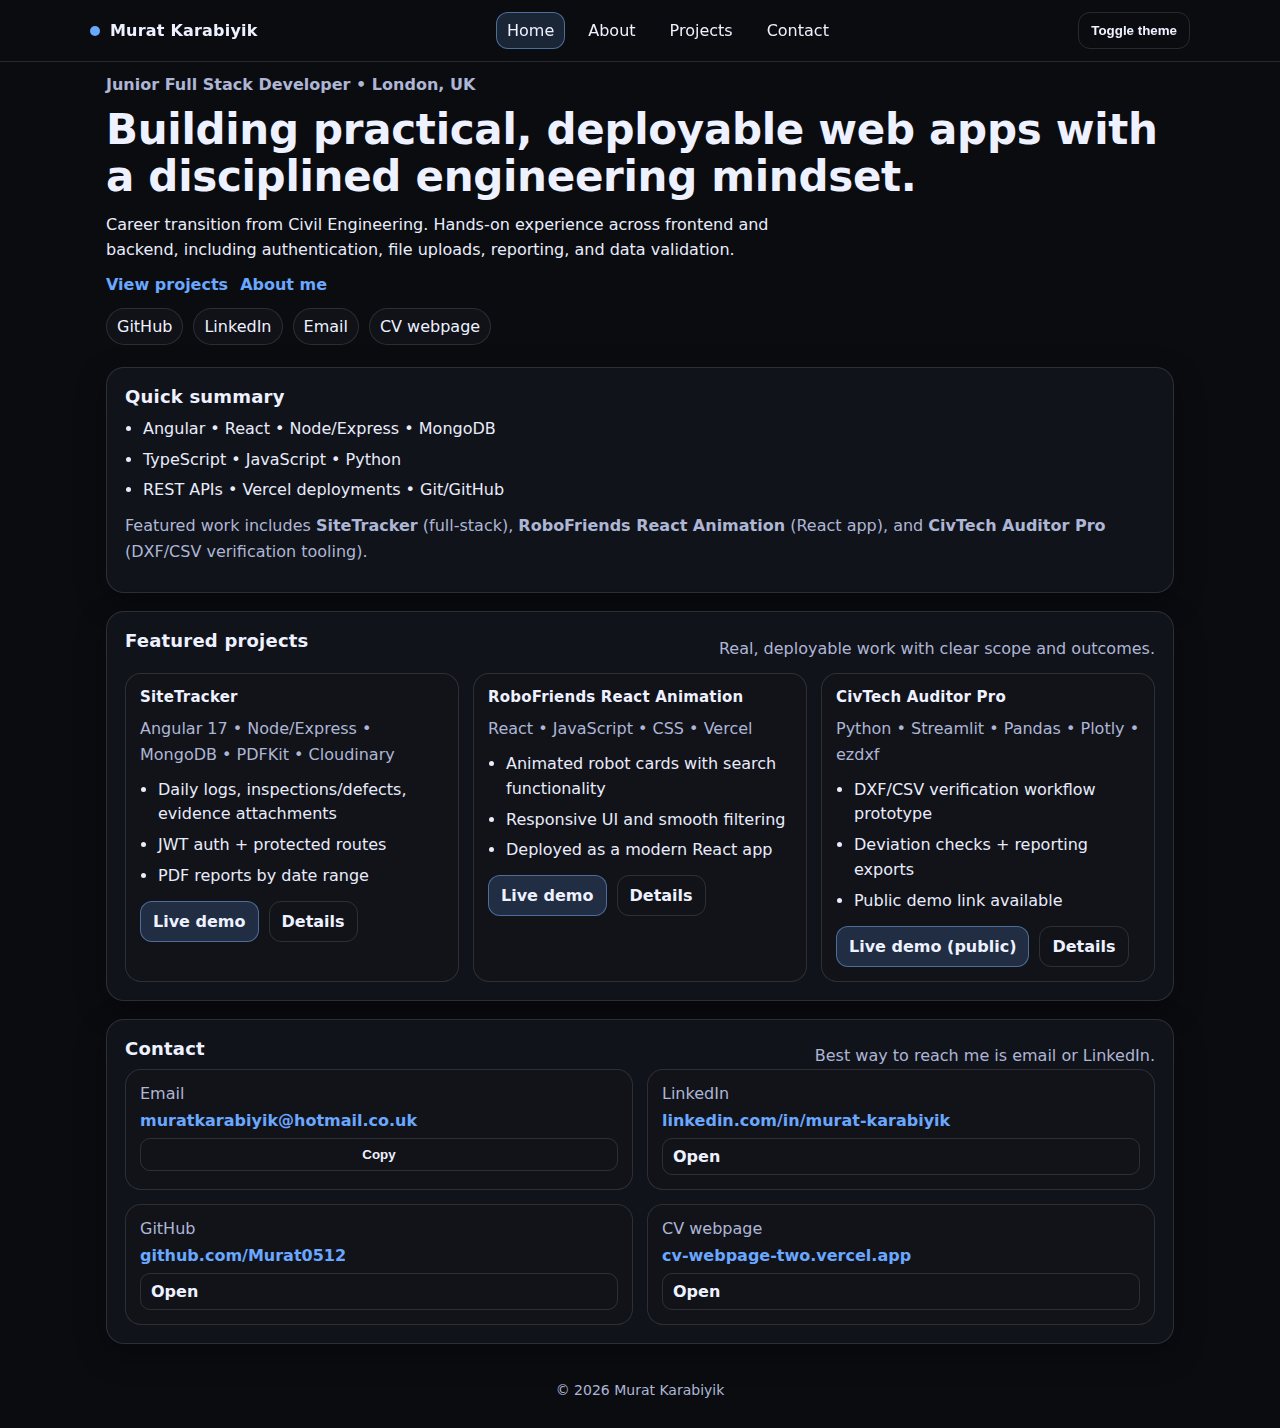
<file: index.html>
<!doctype html>
<html lang="en">
  <head>
    <meta charset="utf-8" />
    <meta name="viewport" content="width=device-width, initial-scale=1" />
    <title>Murat Karabiyik — Junior Full Stack Developer</title>
    <meta
      name="description"
      content="Developer portfolio for Murat Karabiyik — Junior Full Stack Developer in London, UK."
    />
    <link rel="stylesheet" href="./assets/styles.css" />
  </head>

  <body>
    <header class="site-header">
      <div class="container nav-wrap">
        <a class="brand" href="./index.html" aria-label="Home">
          <span class="brand__dot"></span>
          <span class="brand__text">Murat Karabiyik</span>
        </a>

        <nav class="nav" aria-label="Primary">
          <a class="nav__link is-active" href="./index.html">Home</a>
          <a class="nav__link" href="./about.html">About</a>
          <a class="nav__link" href="./project.html">Projects</a>
          <a class="nav__link" href="./index.html#contact">Contact</a>
        </nav>

        <div class="nav-actions">
          <button
            id="btnTheme"
            class="btn btn--ghost"
            type="button"
            aria-pressed="false"
            title="Toggle theme"
          >
            Toggle theme
          </button>
        </div>
      </div>
    </header>

    <main class="container">
      <section class="hero">
        <div class="hero__content">
          <p class="kicker">Junior Full Stack Developer • London, UK</p>
          <h1>
            Building practical, deployable web apps with a disciplined
            engineering mindset.
          </h1>

          <p class="lead">
            Career transition from Civil Engineering. Hands-on experience across
            frontend and backend, including authentication, file uploads,
            reporting, and data validation.
          </p>

          <div class="hero__links">
            <a class="link" href="./project.html">View projects</a>
            <a class="link" href="./about.html">About me</a>
          </div>

          <div class="pill-row">
            <a
              class="pill"
              href="https://github.com/Murat0512"
              target="_blank"
              rel="noreferrer"
              >GitHub</a
            >
            <a
              class="pill"
              href="https://www.linkedin.com/in/murat-karabiyik"
              target="_blank"
              rel="noreferrer"
              >LinkedIn</a
            >
            <a class="pill" href="mailto:muratkarabiyik@hotmail.co.uk">Email</a>
            <a
              class="pill"
              href="https://cv-webpage-two.vercel.app/"
              target="_blank"
              rel="noreferrer"
              >CV webpage</a
            >
          </div>
        </div>
      </section>

      <section class="section">
        <div class="card">
          <h2>Quick summary</h2>
          <ul class="bullets">
            <li>Angular • React • Node/Express • MongoDB</li>
            <li>TypeScript • JavaScript • Python</li>
            <li>REST APIs • Vercel deployments • Git/GitHub</li>
          </ul>

          <p class="muted" style="margin-top: 10px">
             Featured work includes <strong>SiteTracker</strong> (full-stack), 
             <strong>RoboFriends React Animation</strong> (React app), and 
             <strong>CivTech Auditor Pro</strong> (DXF/CSV verification tooling).
          </p>
        </div>
      </section>

      <section class="section">
        <div class="card">
          <div class="section-head">
            <h2>Featured projects</h2>
            <p class="muted">
              Real, deployable work with clear scope and outcomes.
            </p>
          </div>

          <div class="project-grid">
            <article class="project">
              <h3>SiteTracker</h3>
              <p class="muted">Angular 17 • Node/Express • MongoDB • PDFKit • Cloudinary</p>
              <ul class="bullets">
                <li>Daily logs, inspections/defects, evidence attachments</li>
                <li>JWT auth + protected routes</li>
                <li>PDF reports by date range</li>
              </ul>
              <div class="project__actions">
                <a class="btn btn--primary" href="https://sitelog-frontend.vercel.app/" target="_blank" rel="noreferrer">Live demo</a>
                <a class="btn" href="./project.html#sitetracker">Details</a>
              </div>
            </article>

            <article class="project">
              <h3>RoboFriends React Animation</h3>
              <p class="muted">React • JavaScript • CSS • Vercel</p>
              <ul class="bullets">
                <li>Animated robot cards with search functionality</li>
                <li>Responsive UI and smooth filtering</li>
                <li>Deployed as a modern React app</li>
              </ul>
              <div class="project__actions">
                <a class="btn btn--primary" href="https://robofriends-react-animation.vercel.app/" target="_blank" rel="noreferrer">Live demo</a>
                <a class="btn" href="./project.html#robofriends">Details</a>
              </div>
            </article>

            <article class="project">
              <h3>CivTech Auditor Pro</h3>
              <p class="muted">Python • Streamlit • Pandas • Plotly • ezdxf</p>
              <ul class="bullets">
                <li>DXF/CSV verification workflow prototype</li>
                <li>Deviation checks + reporting exports</li>
                <li>Public demo link available</li>
              </ul>
              <div class="project__actions">
                <a class="btn btn--primary" href="https://muratcsv-c9f2aytwcx3vm48vmoakyc.streamlit.app/" target="_blank" rel="noreferrer">Live demo (public)</a>
                <a class="btn" href="./project.html#civtech">Details</a>
              </div>
            </article>
          </div>
        </div>
      </section>

      <section class="section" id="contact">
        <div class="card contact-card">
          <div class="section-head">
            <h2>Contact</h2>
            <p class="muted">Best way to reach me is email or LinkedIn.</p>
          </div>

          <div class="contact-grid">
            <div class="contact-item">
              <div class="muted">Email</div>
              <a class="contact-link" href="mailto:muratkarabiyik@hotmail.co.uk"
                >muratkarabiyik@hotmail.co.uk</a
              >
              <button
                class="btn btn--small"
                type="button"
                data-copy="muratkarabiyik@hotmail.co.uk"
              >
                Copy
              </button>
            </div>

            <div class="contact-item">
              <div class="muted">LinkedIn</div>
              <a
                class="contact-link"
                href="https://www.linkedin.com/in/murat-karabiyik"
                target="_blank"
                rel="noreferrer"
              >
                linkedin.com/in/murat-karabiyik
              </a>
              <a
                class="btn btn--small"
                href="https://www.linkedin.com/in/murat-karabiyik"
                target="_blank"
                rel="noreferrer"
                >Open</a
              >
            </div>

            <div class="contact-item">
              <div class="muted">GitHub</div>
              <a
                class="contact-link"
                href="https://github.com/Murat0512"
                target="_blank"
                rel="noreferrer"
              >
                github.com/Murat0512
              </a>
              <a
                class="btn btn--small"
                href="https://github.com/Murat0512"
                target="_blank"
                rel="noreferrer"
                >Open</a
              >
            </div>

            <div class="contact-item">
              <div class="muted">CV webpage</div>
              <a
                class="contact-link"
                href="https://cv-webpage-two.vercel.app/"
                target="_blank"
                rel="noreferrer"
              >
                cv-webpage-two.vercel.app
              </a>
              <a
                class="btn btn--small"
                href="https://cv-webpage-two.vercel.app/"
                target="_blank"
                rel="noreferrer"
                >Open</a
              >
            </div>
          </div>
        </div>
      </section>

      <footer class="footer">
        <div class="muted">© <span id="year"></span> Murat Karabiyik</div>
      </footer>
    </main>

    <div
      id="toast"
      class="toast"
      role="status"
      aria-live="polite"
      aria-atomic="true"
    ></div>
    <script src="./assets/app.js"></script>
  </body>
</html>
</file>
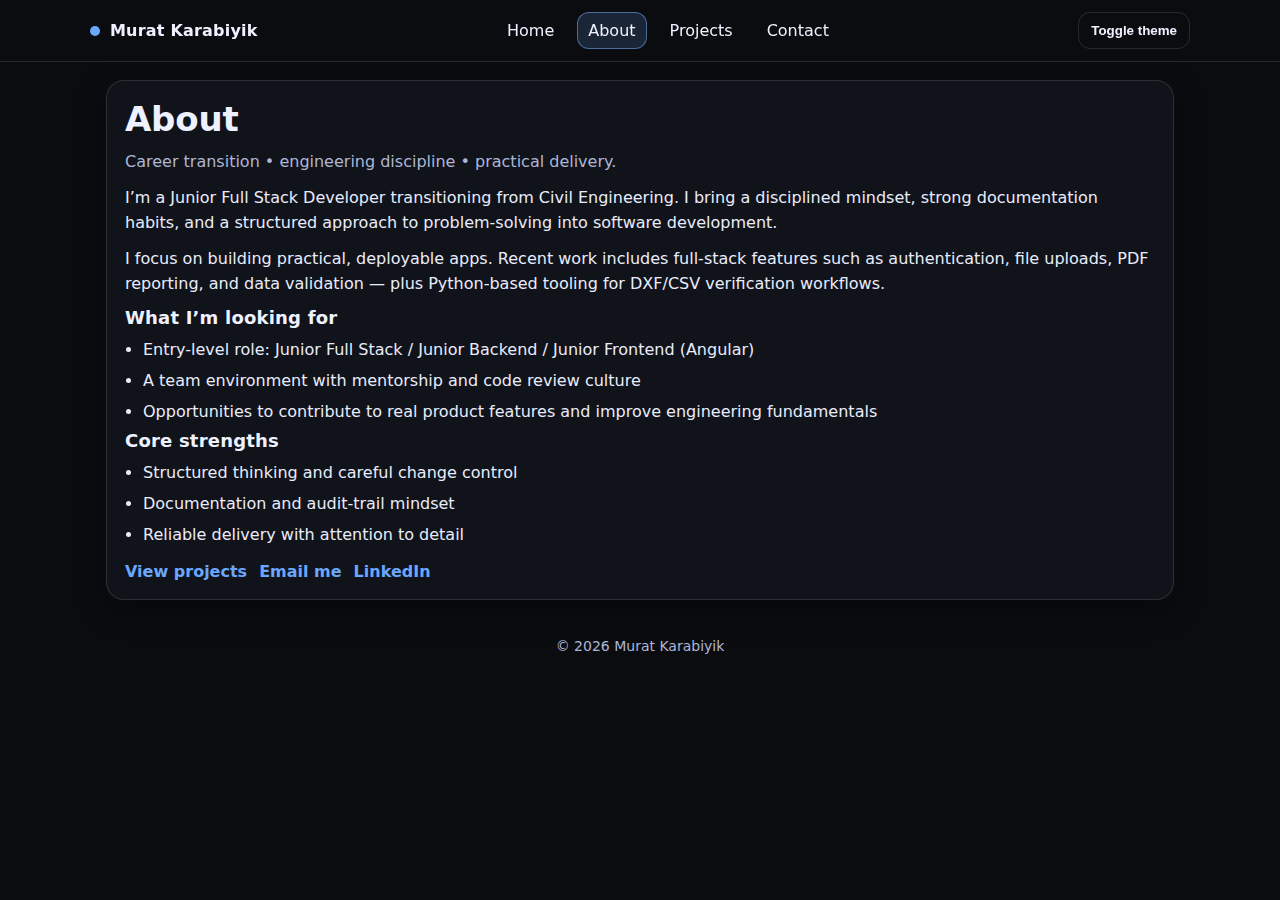
<file: about.html>
<!doctype html>
<html lang="en">
<head>
  <meta charset="utf-8" />
  <meta name="viewport" content="width=device-width, initial-scale=1" />
  <title>About — Murat Karabiyik</title>
  <meta name="description" content="About Murat Karabiyik — Junior Full Stack Developer in London, UK." />
  <link rel="stylesheet" href="./assets/styles.css" />
</head>

<body>
  <header class="site-header">
    <div class="container nav-wrap">
      <a class="brand" href="./index.html" aria-label="Home">
        <span class="brand__dot"></span>
        <span class="brand__text">Murat Karabiyik</span>
      </a>

      <nav class="nav" aria-label="Primary">
        <a class="nav__link" href="./index.html">Home</a>
        <a class="nav__link is-active" href="./about.html">About</a>
        <a class="nav__link" href="./project.html">Projects</a>
        <a class="nav__link" href="./index.html#contact">Contact</a>
      </nav>

      <div class="nav-actions">
        <button id="btnTheme" class="btn btn--ghost" type="button" aria-pressed="false" title="Toggle theme">
          Toggle theme
        </button>
      </div>
    </div>
  </header>

  <main class="container">
    <section class="section">
      <div class="card">
        <h1 class="page-title">About</h1>
        <p class="muted">Career transition • engineering discipline • practical delivery.</p>

        <p>
          I’m a Junior Full Stack Developer transitioning from Civil Engineering. I bring a disciplined mindset,
          strong documentation habits, and a structured approach to problem-solving into software development.
        </p>

        <p>
          I focus on building practical, deployable apps. Recent work includes full-stack features such as authentication,
          file uploads, PDF reporting, and data validation — plus Python-based tooling for DXF/CSV verification workflows.
        </p>

        <h2>What I’m looking for</h2>
        <ul class="bullets">
          <li>Entry-level role: Junior Full Stack / Junior Backend / Junior Frontend (Angular)</li>
          <li>A team environment with mentorship and code review culture</li>
          <li>Opportunities to contribute to real product features and improve engineering fundamentals</li>
        </ul>

        <h2>Core strengths</h2>
        <ul class="bullets">
          <li>Structured thinking and careful change control</li>
          <li>Documentation and audit-trail mindset</li>
          <li>Reliable delivery with attention to detail</li>
        </ul>

        <div class="inline-links">
          <a class="link" href="./project.html">View projects</a>
          <a class="link" href="mailto:muratkarabiyik@hotmail.co.uk">Email me</a>
          <a class="link" href="https://www.linkedin.com/in/murat-karabiyik" target="_blank" rel="noreferrer">LinkedIn</a>
        </div>
      </div>
    </section>

    <footer class="footer">
      <div class="muted">© <span id="year"></span> Murat Karabiyik</div>
    </footer>
  </main>

  <div id="toast" class="toast" role="status" aria-live="polite" aria-atomic="true"></div>
  <script src="./assets/app.js"></script>
</body>
</html>
</file>
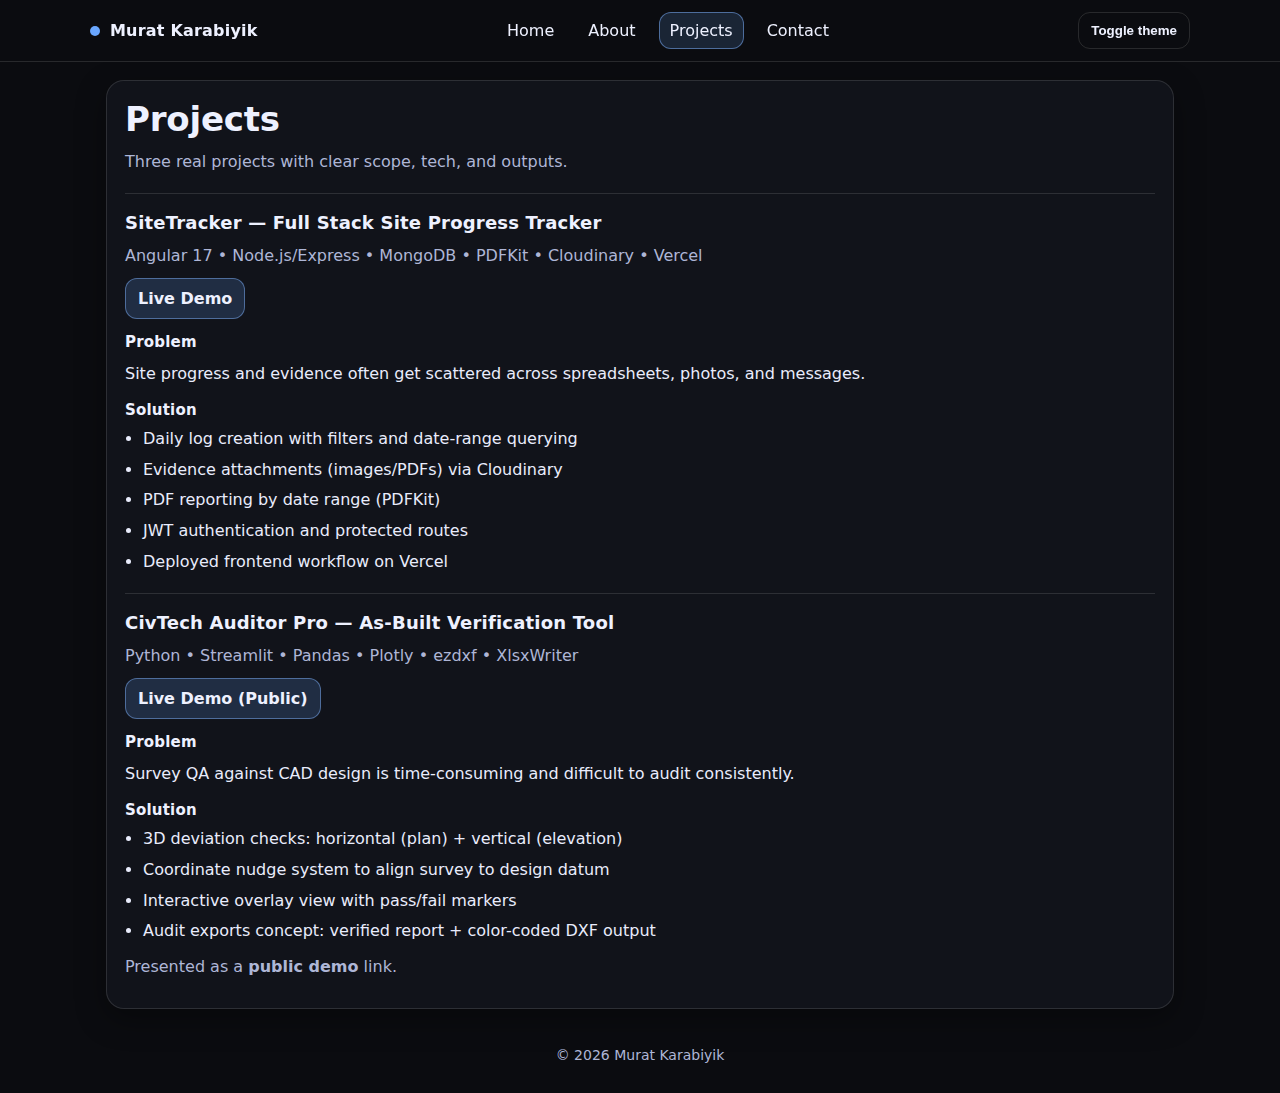
<file: project.html>
<!doctype html>
<html lang="en">
  <head>
    <meta charset="utf-8" />
    <meta name="viewport" content="width=device-width, initial-scale=1" />
    <title>Projects — Murat Karabiyik</title>
    <meta
      name="description"
      content="Projects by Murat Karabiyik — deployable web apps and tooling."
    />
    <link rel="stylesheet" href="./assets/styles.css" />
  </head>

  <body>
    <header class="site-header">
      <div class="container nav-wrap">
        <a class="brand" href="./index.html" aria-label="Home">
          <span class="brand__dot"></span>
          <span class="brand__text">Murat Karabiyik</span>
        </a>

        <nav class="nav" aria-label="Primary">
          <a class="nav__link" href="./index.html">Home</a>
          <a class="nav__link" href="./about.html">About</a>
          <a class="nav__link is-active" href="./project.html">Projects</a>
          <a class="nav__link" href="./index.html#contact">Contact</a>
        </nav>

        <div class="nav-actions">
          <button
            id="btnTheme"
            class="btn btn--ghost"
            type="button"
            aria-pressed="false"
            title="Toggle theme"
          >
            Toggle theme
          </button>
        </div>
      </div>
    </header>

    <main class="container">
      <section class="section">
        <div class="card">
          <h1 class="page-title">Projects</h1>
          <p class="muted">
            Three real projects with clear scope, tech, and outputs.
          </p>

          <hr class="sep" />

          <article class="proj" id="sitetracker">
            <div class="proj__head">
              <h2>SiteTracker — Full Stack Site Progress Tracker</h2>
              <p class="muted">
                Angular 17 • Node.js/Express • MongoDB • PDFKit • Cloudinary •
                Vercel
              </p>
            </div>

            <div class="proj__links">
              <a
                class="btn btn--primary"
                href="https://sitelog-frontend.vercel.app/"
                target="_blank"
                rel="noreferrer"
                >Live Demo</a
              >
            </div>

            <h3>Problem</h3>
            <p>
              Site progress and evidence often get scattered across
              spreadsheets, photos, and messages.
            </p>

            <h3>Solution</h3>
            <ul class="bullets">
              <li>Daily log creation with filters and date-range querying</li>
              <li>Evidence attachments (images/PDFs) via Cloudinary</li>
              <li>PDF reporting by date range (PDFKit)</li>
              <li>JWT authentication and protected routes</li>
              <li>Deployed frontend workflow on Vercel</li>
            </ul>
          </article>

          <hr class="sep" />



          <article class="proj" id="civtech">
            <div class="proj__head">
              <h2>CivTech Auditor Pro — As-Built Verification Tool</h2>
              <p class="muted">
                Python • Streamlit • Pandas • Plotly • ezdxf • XlsxWriter
              </p>
            </div>

            <div class="proj__links">
              <a
                class="btn btn--primary"
                href="https://muratcsv-c9f2aytwcx3vm48vmoakyc.streamlit.app/"
                target="_blank"
                rel="noreferrer"
              >
                Live Demo (Public)
              </a>
            </div>

            <h3>Problem</h3>
            <p>
              Survey QA against CAD design is time-consuming and difficult to
              audit consistently.
            </p>

            <h3>Solution</h3>
            <ul class="bullets">
              <li>
                3D deviation checks: horizontal (plan) + vertical (elevation)
              </li>
              <li>Coordinate nudge system to align survey to design datum</li>
              <li>Interactive overlay view with pass/fail markers</li>
              <li>
                Audit exports concept: verified report + color-coded DXF output
              </li>
            </ul>

            <p class="muted" style="margin-top: 10px">
              Presented as a <strong>public demo</strong> link.
            </p>
          </article>
        </div>
      </section>

      <footer class="footer">
        <div class="muted">© <span id="year"></span> Murat Karabiyik</div>
      </footer>
    </main>

    <div
      id="toast"
      class="toast"
      role="status"
      aria-live="polite"
      aria-atomic="true"
    ></div>
    <script src="./assets/app.js"></script>
  </body>
</html>
</file>
<file: assets/styles.css>
:root{
  --bg:#0b0c10;
  --card:#11131a;
  --text:#eef1ff;
  --muted:#aeb6d6;
  --border:rgba(255,255,255,.12);
  --accent:#6aa7ff;
  --page-bg:#0b0c10;
  --shadow:0 10px 30px rgba(0,0,0,.35);
  --maxw:1100px;
  --radius:18px;
  --pad:18px;
  --font:ui-sans-serif,system-ui,-apple-system,Segoe UI,Roboto,Arial,"Noto Sans","Liberation Sans",sans-serif;
}

[data-theme="light"]{
  --bg:#f4f6fb;
  --card:#ffffff;
  --text:#0f172a;
  --muted:#4b5563;
  --border:rgba(15,23,42,.12);
  --accent:#1d4ed8;
  --page-bg:#f4f6fb;
  --shadow:0 10px 24px rgba(15,23,42,.10);
}

*{box-sizing:border-box}
html,body{margin:0;padding:0;font-family:var(--font);color:var(--text);background:var(--page-bg)}
a{color:var(--accent);text-decoration:none}
a:hover{text-decoration:underline}

.container{max-width:var(--maxw);margin:0 auto;padding:0 16px}
.section{margin:18px 0}
.card{
  background:var(--card);
  border:1px solid var(--border);
  border-radius:var(--radius);
  padding:var(--pad);
  box-shadow:var(--shadow);
}

.site-header{
  position:sticky;top:0;z-index:20;
  background:color-mix(in srgb,var(--page-bg) 88%,transparent);
  backdrop-filter:blur(10px);
  border-bottom:1px solid var(--border);
}
.nav-wrap{
  display:flex;align-items:center;justify-content:space-between;
  gap:12px;padding:12px 0;
}
.brand{display:flex;align-items:center;gap:10px;font-weight:800;color:var(--text)}
.brand__dot{width:10px;height:10px;border-radius:999px;background:var(--accent);display:inline-block}
.brand__text{letter-spacing:.2px}

.nav{display:flex;gap:12px;flex-wrap:wrap}
.nav__link{padding:8px 10px;border-radius:12px;color:var(--text);border:1px solid transparent}
.nav__link:hover{border-color:var(--border);text-decoration:none}
.nav__link.is-active{
  border-color:color-mix(in srgb,var(--accent) 45%,var(--border));
  background:color-mix(in srgb,var(--accent) 16%,transparent);
}

.nav-actions{display:flex;gap:10px;align-items:center}

.btn{
  border:1px solid var(--border);
  background:transparent;
  color:var(--text);
  border-radius:12px;
  padding:10px 12px;
  cursor:pointer;
  font-weight:700;
}
.btn:hover{filter:brightness(1.08)}
.btn--primary{
  background:color-mix(in srgb,var(--accent) 18%,transparent);
  border-color:color-mix(in srgb,var(--accent) 40%,var(--border));
}
.btn--ghost{background:transparent}
.btn--small{padding:8px 10px;border-radius:10px;font-weight:700}

.hero{padding:10px 0 4px 0}
.kicker{margin:0 0 8px 0;color:var(--muted);font-weight:800}
.hero h1{
  margin:0;
  font-size:42px;
  line-height:1.12;
  letter-spacing:-.3px;
}
.lead{
  margin:12px 0;
  color:color-mix(in srgb,var(--text) 92%,var(--muted));
  line-height:1.6;
  max-width:70ch;
}
.hero__links{display:flex;gap:12px;margin-top:8px;flex-wrap:wrap}
.link{font-weight:800}
.pill-row{display:flex;gap:10px;margin-top:14px;flex-wrap:wrap}
.pill{
  display:inline-flex;align-items:center;gap:8px;
  padding:8px 10px;border-radius:999px;
  border:1px solid var(--border);
  background:color-mix(in srgb,var(--card) 90%,transparent);
  color:var(--text);
}
.pill:hover{text-decoration:none;filter:brightness(1.08)}

.section-head{display:flex;justify-content:space-between;align-items:flex-end;gap:10px;flex-wrap:wrap}
.section-head p{margin:0}

h1.page-title{margin:0;font-size:34px;letter-spacing:-.2px}
h2{margin:0 0 10px 0;font-size:18px;letter-spacing:.2px}
h3{margin:14px 0 8px 0;font-size:15px;letter-spacing:.2px}

p{margin:10px 0;line-height:1.6;color:color-mix(in srgb,var(--text) 92%,var(--muted))}
.muted{color:var(--muted)}

.bullets{margin:0;padding-left:18px;line-height:1.55;color:color-mix(in srgb,var(--text) 92%,var(--muted))}
.bullets li{margin:6px 0}

.project-grid{
  display:grid;
  grid-template-columns:repeat(3, 1fr);
  gap:14px;
  margin-top:12px;
}
.project{
  border:1px solid var(--border);
  border-radius:16px;
  padding:14px;
  background:color-mix(in srgb,var(--card) 94%,transparent);
}
.project h3{margin:0 0 6px 0}
.project__actions{display:flex;gap:10px;margin-top:12px;flex-wrap:wrap}

.contact-card .contact-grid{
  display:grid;
  grid-template-columns:repeat(2,1fr);
  gap:14px;
}
.contact-item{
  border:1px solid var(--border);
  border-radius:16px;
  padding:14px;
  background:color-mix(in srgb,var(--card) 94%,transparent);
  display:flex;
  flex-direction:column;
  gap:8px;
}
.contact-link{font-weight:800;word-break:break-word}

.footer{padding:20px 0 30px 0;text-align:center;font-size:14px}

.toast{
  position:fixed;left:50%;bottom:22px;transform:translateX(-50%);
  background:color-mix(in srgb,var(--card) 92%,black);
  border:1px solid var(--border);
  color:var(--text);
  padding:10px 12px;
  border-radius:12px;
  box-shadow:var(--shadow);
  opacity:0;
  pointer-events:none;
  transition:opacity 180ms ease;
  max-width:min(90vw,520px);
}
.toast.is-visible{opacity:1}

.sep{border:none;border-top:1px solid var(--border);margin:18px 0}

.proj__head h2{margin-bottom:6px}
.proj__links{display:flex;gap:10px;margin:10px 0 6px 0;flex-wrap:wrap}
.inline-links{display:flex;gap:12px;flex-wrap:wrap;margin-top:14px}

@media (max-width: 980px){
  .project-grid{grid-template-columns:1fr}
  .contact-card .contact-grid{grid-template-columns:1fr}
  .hero h1{font-size:34px}
}

@media print{
  :root{
    --page-bg:white;--card:white;--text:#111827;--muted:#374151;
    --border:rgba(17,24,39,.15);--shadow:none;
  }
  .site-header,.nav-actions,.toast{display:none !important}
  a{color:#111827;text-decoration:none}
  .card{box-shadow:none}
}
</file>
